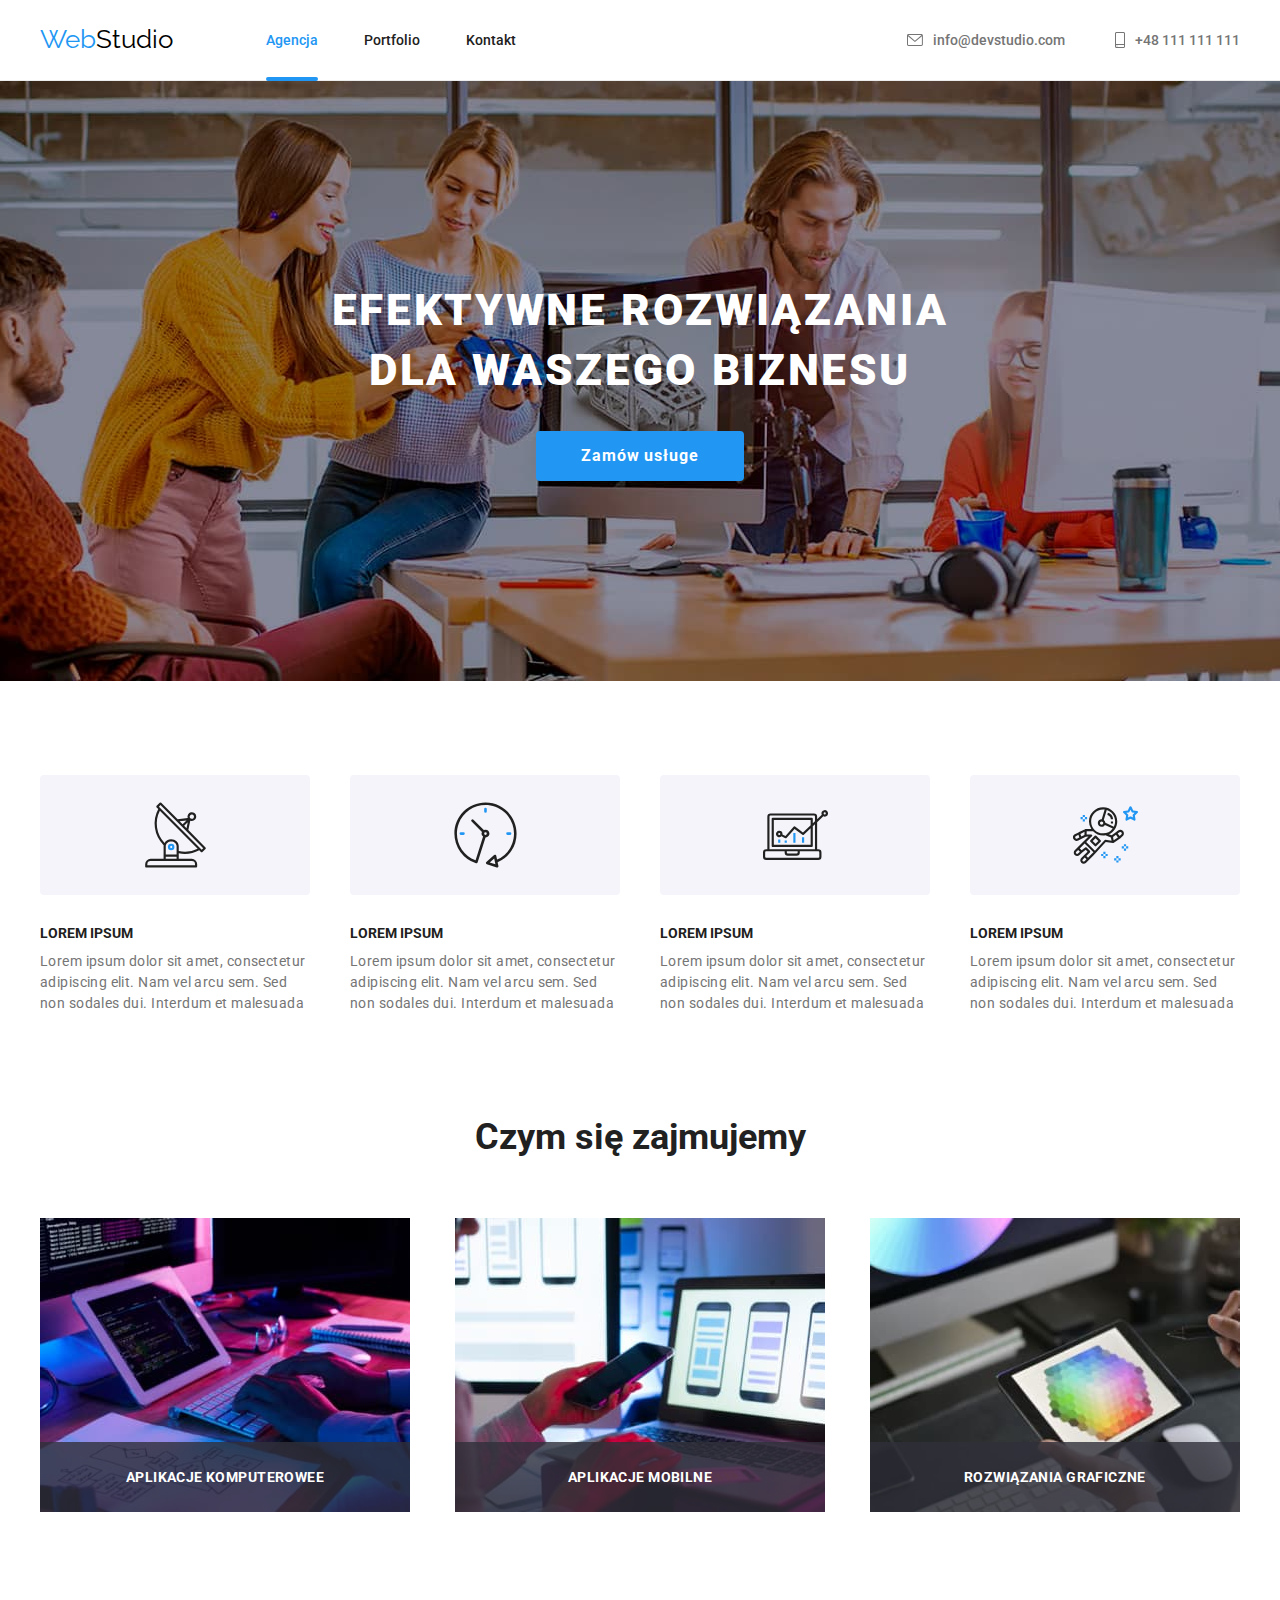
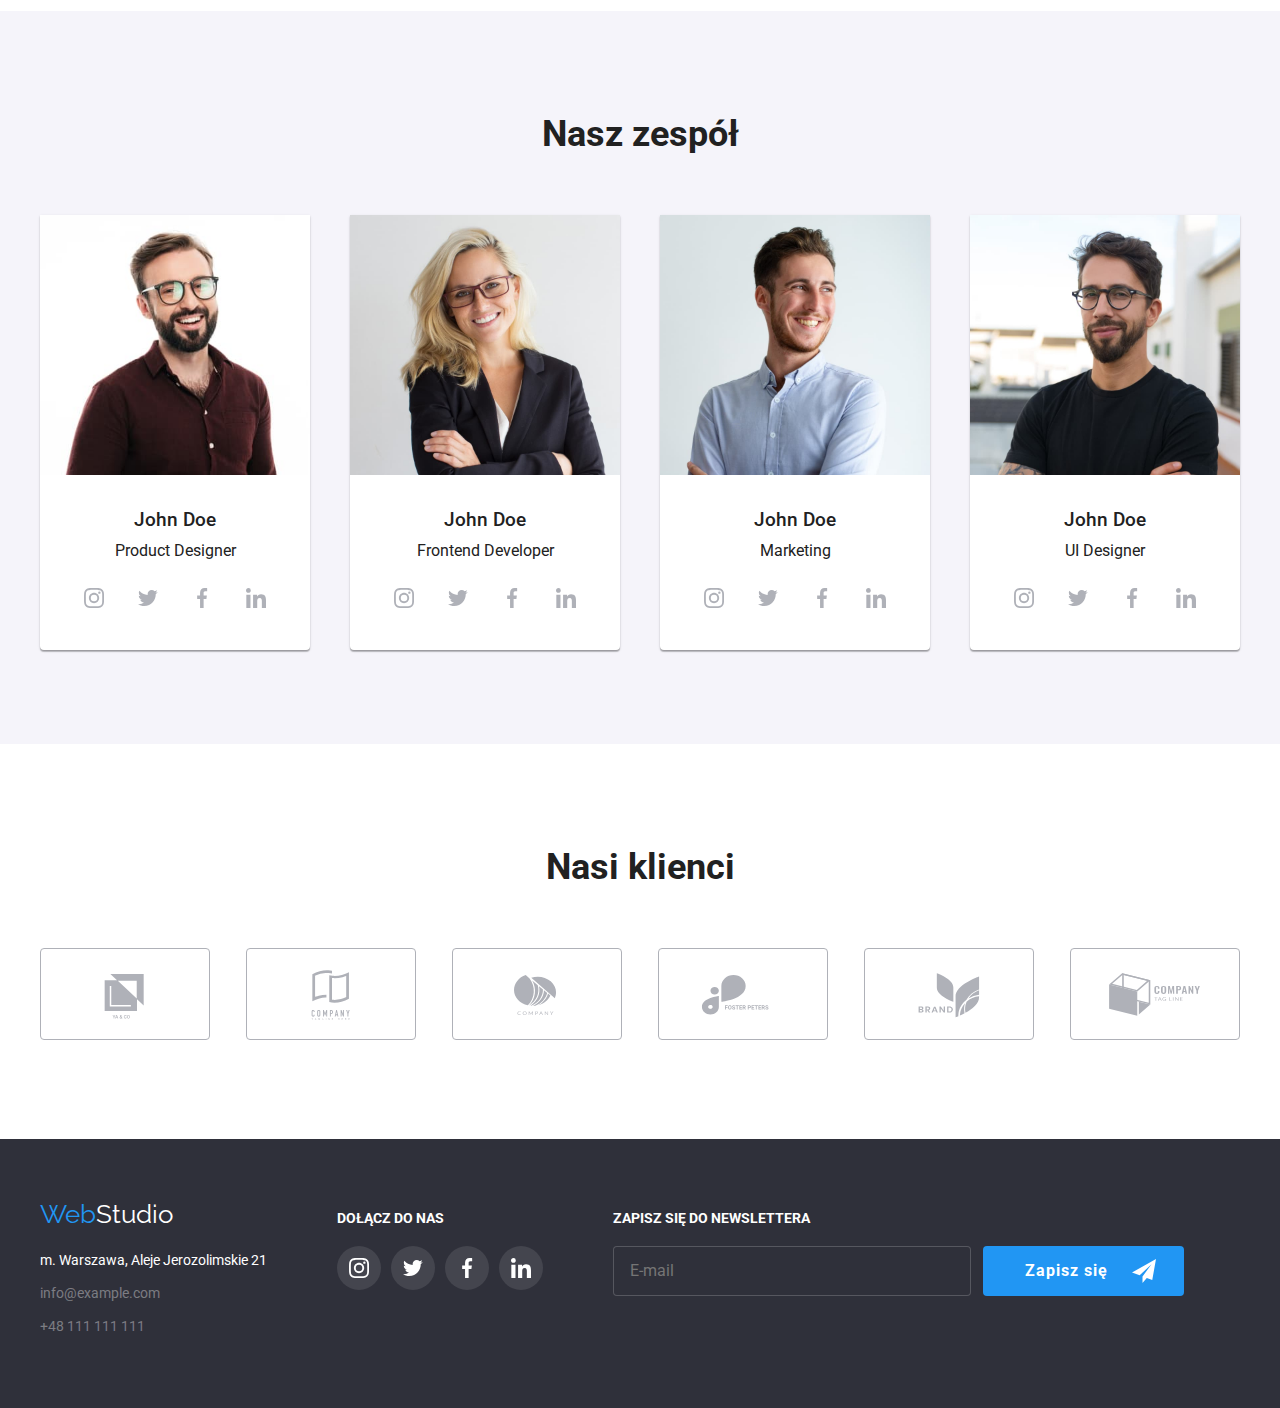
<file: index.html>
<!DOCTYPE html>
<html lang="en">
  <head>
    <meta charset="UTF-8" />
    <meta http-equiv="X-UA-Compatible" content="IE=edge" />
    <meta name="viewport" content="width=device-width, initial-scale=1.0" />
    <title>WebStudio</title>
    <link rel="stylesheet" href="css/normalize-minified.css" />
    <link rel="preconnect" href="https://fonts.googleapis.com" />
    <link rel="preconnect" href="https://fonts.gstatic.com" crossorigin />
    <link
      href="https://fonts.googleapis.com/css2?family=Raleway:wght@700&family=Roboto:wght@400;500;700;900&display=swap"
      rel="stylesheet"
    />
    <link rel="stylesheet" href="css/styles.css" />
  </head>
  <body>
    <header class="border-header">
      <div class="container link-navigation">
        <nav class="link-navigation">
          <a class="logo" href="index.html">Web<span class="logo-span-dark">Studio</span></a>
          <ul class="link-navigation navigation-list">
            <li class="is-activ"><a class="navigation" href="index.html">Agencja</a></li>
            <li><a class="navigation" href="portfolio.html">Portfolio</a></li>
            <li><a class="navigation" href="">Kontakt</a></li>
          </ul>
        </nav>
        <ul class="link-navigation contact-list">
          <li>
            <a class="contact-details" href="mailto:info@devstudio.com"
              ><svg width="16" height="12" class="icon-1">
                <use href="images/icons.svg#icon-envelope"></use>
              </svg>
              info@devstudio.com</a
            >
          </li>
          <li>
            <a class="contact-details" href="tel:+48111111111"
              ><svg width="10" height="16" class="icon-1">
                <use href="images/icons.svg#icon-smartphone"></use>
              </svg>
              +48 111 111 111</a
            >
          </li>
        </ul>
      </div>
    </header>
    <main>
      <section class="background-dark section background-heading-pirmary">
        <div class="container">
          <h1 class="heading-pirmary">Efektywne rozwiązania dla waszego biznesu</h1>
          <button data-modal-open class="order-service" type="button">Zamów usługe</button>
        </div>
      </section>
      <section class="section section-lorem">
        <div class="container container-text-start">
          <ul class="lorem-ipsum-list">
            <li>
              <div class="icon-lorem">
                <svg width="65" height="70">
                  <use href="images/icons.svg#icon-antenna-1"></use>
                </svg>
              </div>
              <h4 class="heading-lorem-ipsum">Lorem ipsum</h4>
              <p class="paragraph-lorem-ipsum">
                Lorem ipsum dolor sit amet, consectetur adipiscing elit. Nam vel arcu sem. Sed non
                sodales dui. Interdum et malesuada
              </p>
            </li>
            <li>
              <div class="icon-lorem">
                <svg width="65" height="70">
                  <use href="images/icons.svg#icon-clock-1"></use>
                </svg>
              </div>
              <h4 class="heading-lorem-ipsum">Lorem ipsum</h4>
              <p class="paragraph-lorem-ipsum">
                Lorem ipsum dolor sit amet, consectetur adipiscing elit. Nam vel arcu sem. Sed non
                sodales dui. Interdum et malesuada
              </p>
            </li>
            <li>
              <div class="icon-lorem">
                <svg width="65" height="70">
                  <use href="images/icons.svg#icon-diagram-1"></use>
                </svg>
              </div>
              <h4 class="heading-lorem-ipsum">Lorem ipsum</h4>
              <p class="paragraph-lorem-ipsum">
                Lorem ipsum dolor sit amet, consectetur adipiscing elit. Nam vel arcu sem. Sed non
                sodales dui. Interdum et malesuada
              </p>
            </li>
            <li>
              <div class="icon-lorem">
                <svg width="65" height="70">
                  <use href="images/icons.svg#icon-astronaut-1"></use>
                </svg>
              </div>
              <h4 class="heading-lorem-ipsum">Lorem ipsum</h4>
              <p class="paragraph-lorem-ipsum">
                Lorem ipsum dolor sit amet, consectetur adipiscing elit. Nam vel arcu sem. Sed non
                sodales dui. Interdum et malesuada
              </p>
            </li>
          </ul>
        </div>
      </section>
      <section class="section">
        <div class="container">
          <h2 class="content-headers">Czym się zajmujemy</h2>
          <ul class="what-we-do-list">
            <li>
              <figure class="img-with-title">
                <img src="images/img1-1.jpg" width="370" height="294" alt="programming" />
                <figcaption class="img-title">Aplikacje komputerowee</figcaption>
              </figure>
            </li>
            <li>
              <figure class="img-with-title">
                <img
                  src="images//img1-2.jpg"
                  width="370"
                  height="294"
                  alt="creating mobile applications"
                />
                <figcaption class="img-title">Aplikacje mobilne</figcaption>
              </figure>
            </li>
            <li>
              <figure class="img-with-title">
                <img src="images/img1-3.jpg" width="370" height="294" alt="design" />
                <figcaption class="img-title">Rozwiązania graficzne</figcaption>
              </figure>
            </li>
          </ul>
        </div>
      </section>
      <section class="section background-light">
        <div class="container">
          <h2 class="content-headers">Nasz zespół</h2>
          <ul class="our-team-list">
            <li class="background-our-team">
              <img
                src="images/img1-4.jpg"
                width="270"
                height="260"
                alt="photo of Product Designer"
              />
              <h3 class="team">John Doe</h3>
              <p class="workplace">Product Designer</p>
              <ul class="icon-team-primary">
                <li class="icon-team-secondary">
                  <svg width="20" height="20">
                    <use href="images/icons.svg#icon-instagram-2"></use>
                  </svg>
                </li>
                <li class="icon-team-secondary">
                  <svg width="20" height="20">
                    <use href="images/icons.svg#icon-Group-1"></use>
                  </svg>
                </li>
                <li class="icon-team-secondary">
                  <svg width="20" height="20">
                    <use href="images/icons.svg#icon-facebook-1"></use>
                  </svg>
                </li>
                <li class="icon-team-secondary">
                  <svg width="20" height="20">
                    <use href="images/icons.svg#icon-linkedin-1"></use>
                  </svg>
                </li>
              </ul>
            </li>
            <li class="background-our-team">
              <img
                src="images/img1-5.jpg"
                width="270"
                height="260"
                alt="photo of Frontend Developer"
              />
              <h3 class="team">John Doe</h3>
              <p class="workplace">Frontend Developer</p>
              <ul class="icon-team-primary">
                <li class="icon-team-secondary">
                  <svg width="20" height="20">
                    <use href="images/icons.svg#icon-instagram-2"></use>
                  </svg>
                </li>
                <li class="icon-team-secondary">
                  <svg width="20" height="20">
                    <use href="images/icons.svg#icon-Group-1"></use>
                  </svg>
                </li>
                <li class="icon-team-secondary">
                  <svg width="20" height="20">
                    <use href="images/icons.svg#icon-facebook-1"></use>
                  </svg>
                </li>
                <li class="icon-team-secondary">
                  <svg width="20" height="20">
                    <use href="images/icons.svg#icon-linkedin-1"></use>
                  </svg>
                </li>
              </ul>
            </li>
            <li class="background-our-team">
              <img src="images/img1-6.jpg" width="270" height="260" alt="photo of Marketing" />
              <h3 class="team">John Doe</h3>
              <p class="workplace">Marketing</p>
              <ul class="icon-team-primary">
                <li class="icon-team-secondary">
                  <svg width="20" height="20">
                    <use href="images/icons.svg#icon-instagram-2"></use>
                  </svg>
                </li>
                <li class="icon-team-secondary">
                  <svg width="20" height="20">
                    <use href="images/icons.svg#icon-Group-1"></use>
                  </svg>
                </li>
                <li class="icon-team-secondary">
                  <svg width="20" height="20">
                    <use href="images/icons.svg#icon-facebook-1"></use>
                  </svg>
                </li>
                <li class="icon-team-secondary">
                  <svg width="20" height="20">
                    <use href="images/icons.svg#icon-linkedin-1"></use>
                  </svg>
                </li>
              </ul>
            </li>
            <li class="background-our-team">
              <img src="images/img1-7.jpg" width="270" height="260" alt="photo of UI Designer" />
              <h3 class="team">John Doe</h3>
              <p class="workplace">UI Designer</p>
              <ul class="icon-team-primary">
                <li class="icon-team-secondary">
                  <svg width="20" height="20">
                    <use href="images/icons.svg#icon-instagram-2"></use>
                  </svg>
                </li>
                <li class="icon-team-secondary">
                  <svg width="20" height="20">
                    <use href="images/icons.svg#icon-Group-1"></use>
                  </svg>
                </li>
                <li class="icon-team-secondary">
                  <svg width="20" height="20">
                    <use href="images/icons.svg#icon-facebook-1"></use>
                  </svg>
                </li>
                <li class="icon-team-secondary">
                  <svg width="20" height="20">
                    <use href="images/icons.svg#icon-linkedin-1"></use>
                  </svg>
                </li>
              </ul>
            </li>
          </ul>
        </div>
      </section>
      <section class="section">
        <div class="container">
          <h2 class="content-headers">Nasi klienci</h2>
          <ul class="what-we-do-list">
            <li>
              <svg class="icon-customers" width="106" height="60">
                <use href="images/icons.svg#icon-Logo"></use>
              </svg>
            </li>
            <li>
              <svg class="icon-customers" width="106" height="60">
                <use href="images/icons.svg#icon-Logo-1"></use>
              </svg>
            </li>
            <li>
              <svg class="icon-customers" width="106" height="60">
                <use href="images/icons.svg#icon-Logo-2"></use>
              </svg>
            </li>
            <li>
              <svg class="icon-customers" width="106" height="60">
                <use href="images/icons.svg#icon-Logo-3"></use>
              </svg>
            </li>
            <li>
              <svg class="icon-customers" width="106" height="60">
                <use href="images/icons.svg#icon-Logo-4"></use>
              </svg>
            </li>
            <li>
              <svg class="icon-customers" width="106" height="60">
                <use href="images/icons.svg#icon-Logo-5"></use>
              </svg>
            </li>
          </ul>
        </div>
      </section>
    </main>
    <footer class="background-dark footer-padding">
      <div class="container container-text-start footer-list">
        <div>
          <ul>
            <li>
              <a class="logo-footer" href="index.html"
                >Web<span class="logo-span-light">Studio</span></a
              >
            </li>
            <li>
              <address>
                <ul>
                  <li class="location">m. Warszawa, Aleje Jerozolimskie 21</li>
                  <li class="location">
                    <a class="contact-details-secondary" href="mailto:info@example.com"
                      >info@example.com</a
                    >
                  </li>
                  <li class="location">
                    <a class="contact-details-secondary" href="tel:+48111111111">+48 111 111 111</a>
                  </li>
                </ul>
              </address>
            </li>
          </ul>
        </div>
        <div>
          <h4 class="heading-join-us">Dołącz do nas</h4>
          <ul class="icon-footer-primary">
            <li class="icon-footer-secondary">
              <svg class="icon-footer" width="20" height="20">
                <use href="images/icons.svg#icon-instagram-2"></use>
              </svg>
            </li>
            <li class="icon-footer-secondary">
              <svg class="icon-footer" width="20" height="20">
                <use href="images/icons.svg#icon-Group-1"></use>
              </svg>
            </li>
            <li class="icon-footer-secondary">
              <svg class="icon-footer" width="20" height="20">
                <use href="images/icons.svg#icon-facebook-1"></use>
              </svg>
            </li>
            <li class="icon-footer-secondary">
              <svg class="icon-footer" width="20" height="20">
                <use href="images/icons.svg#icon-linkedin-1"></use>
              </svg>
            </li>
          </ul>
        </div>
        <div>
          <h4 class="heading-join-us">Zapisz się do newslettera</h4>
          <form class="form-newsletter" name="newsletter" autocomplete="on" novalidate>
            <label
              ><input class="input-newsletter" type="email" name="email" placeholder="E-mail"
            /></label>
            <button class="button-newsletter" type="submit">
              Zapisz się<svg class="icon-button-newsletter" width="24" height="24">
                <use href="images/icons.svg#icon-icon-send"></use>
              </svg>
            </button>
          </form>
        </div>
      </div>
    </footer>
    <div class="backdrop is-hidden" data-modal>
      <div class="modal">
        <button data-modal-close class="button-modal-close">
          <svg width="11" height="11">
            <use href="images/icons.svg#icon-Vector"></use>
          </svg>
        </button>
        <div class="questionnaire">
          <h3 class="questionnaire-center">Zostaw swoje dane w formularzu poniżej</h3>
          <form name="questionnaire" autocomplete="off" novalidate>
            <label class="questionnaire-label"
              >Imie <input class="questionnaire-input" type="text" name="user-name" />
              <svg class="icon-questionnaire" width="18" height="18">
                <use href="images/icons.svg#icon-person-black-18dp-1"></use>
              </svg>
            </label>
            <label class="questionnaire-label"
              >Telefon <input class="questionnaire-input" type="tel" name="phone_number" />
              <svg class="icon-questionnaire" width="18" height="18">
                <use href="images/icons.svg#icon-phone-black-18dp-1"></use>
              </svg>
            </label>
            <label class="questionnaire-label"
              >Email <input class="questionnaire-input" type="email" name="email" />
              <svg class="icon-questionnaire" width="18" height="18">
                <use href="images/icons.svg#icon-email-black-18dp-1"></use>
              </svg>
            </label>
            <label class="questionnaire-label"
              >Komentarz<textarea
                class="comment"
                name="comment"
                rows="7"
                placeholder="Wprowadź tekst"
              ></textarea>
            </label>
            <input id="modal-checkbox" type="checkbox" class="checkbox-appearance" />
            <label for="modal-checkbox" class="checkbox-label">
              <span class="text-checkbox">
                Oświadczam iż akceptuję <a class="checkbox-modal" href="">Regulamin</a> i
                <a class="checkbox-modal" href="">Politykę Prywatności.</a>
              </span>
            </label>
            <div class="questionnaire-center">
              <button class="button-questionnaire" type="submit">Wyślij</button>
            </div>
          </form>
        </div>
      </div>
    </div>
    <script src="./js/modal.js"></script>
  </body>
</html>
<focus-visible></focus-visible>
</file>
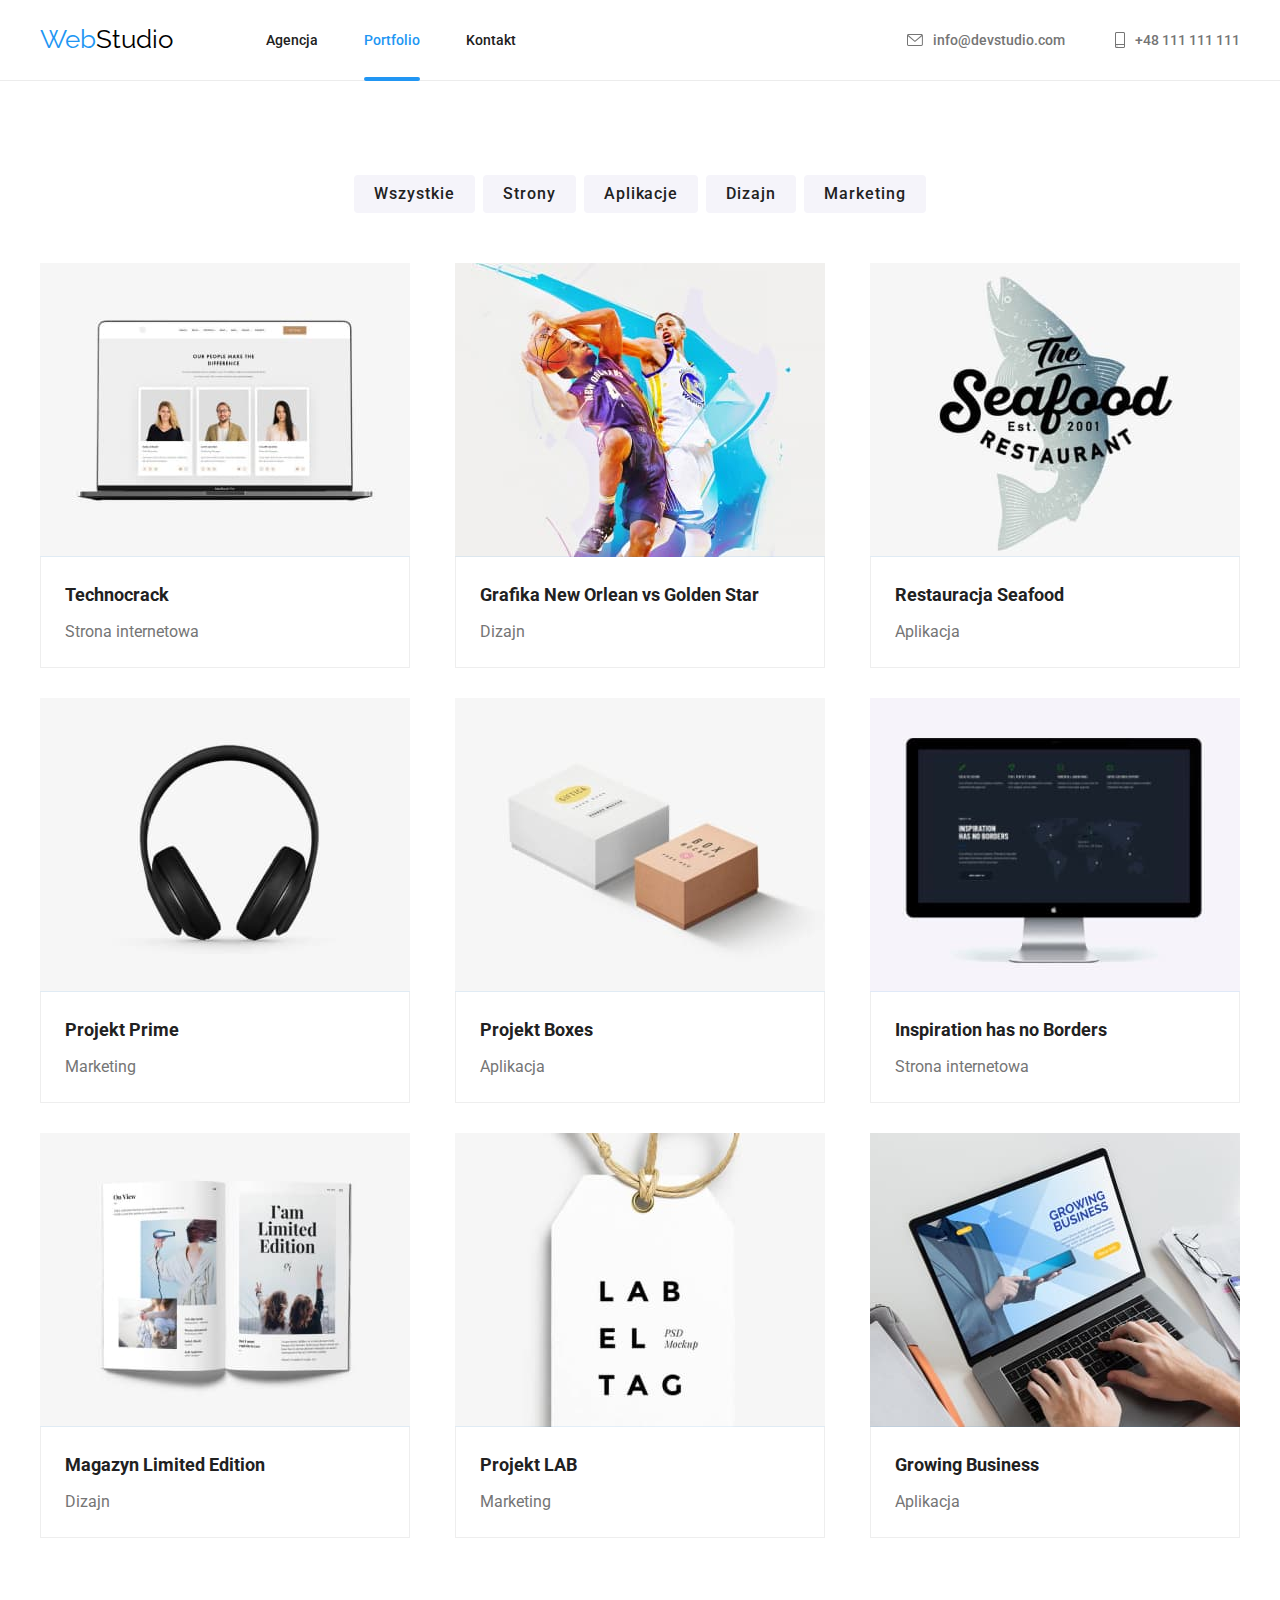
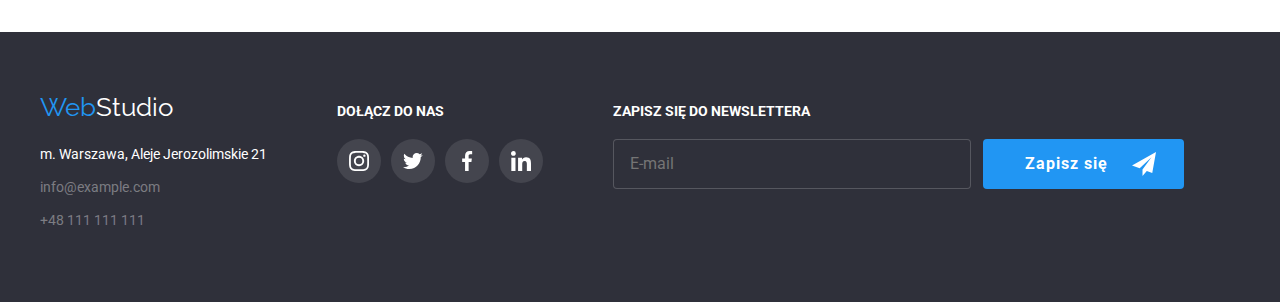
<file: portfolio.html>
<!DOCTYPE html>
<html lang="en">
  <head>
    <meta charset="UTF-8" />
    <meta http-equiv="X-UA-Compatible" content="IE=edge" />
    <meta name="viewport" content="width=device-width, initial-scale=1.0" />
    <title>WebStudio</title>
    <link rel="stylesheet" href="css/normalize-minified.css" />
    <link rel="preconnect" href="https://fonts.googleapis.com" />
    <link rel="preconnect" href="https://fonts.gstatic.com" crossorigin />
    <link
      href="https://fonts.googleapis.com/css2?family=Raleway:wght@700&family=Roboto:wght@400;500;700;900&display=swap"
      rel="stylesheet"
    />
    <link rel="stylesheet" href="css/styles.css" />
  </head>
  <body>
    <header class="border-header">
      <div class="container link-navigation">
        <nav class="link-navigation">
          <a class="logo" href="index.html">Web<span class="logo-span-dark">Studio</span></a>
          <ul class="link-navigation navigation-list">
            <li><a class="navigation" href="index.html">Agencja</a></li>
            <li class="is-activ"><a class="navigation" href="portfolio.html">Portfolio</a></li>
            <li><a class="navigation" href="">Kontakt</a></li>
          </ul>
        </nav>
        <ul class="link-navigation contact-list">
          <li>
            <a class="contact-details" href="mailto:info@devstudio.com"
              ><svg width="16" height="12" class="icon-1">
                <use href="images/icons.svg#icon-envelope"></use>
              </svg>
              info@devstudio.com</a
            >
          </li>
          <li>
            <a class="contact-details" href="tel:+48111111111"
              ><svg width="10" height="16" class="icon-1">
                <use href="images/icons.svg#icon-smartphone"></use>
              </svg>
              +48 111 111 111</a
            >
          </li>
        </ul>
      </div>
    </header>
    <main>
      <section class="section">
        <div class="container container-text-start">
          <ul class="page-filter-list">
            <li><button class="page-filter" type="button">Wszystkie</button></li>
            <li><button class="page-filter" type="button">Strony</button></li>
            <li><button class="page-filter" type="button">Aplikacje</button></li>
            <li><button class="page-filter" type="button">Dizajn</button></li>
            <li><button class="page-filter" type="button">Marketing</button></li>
          </ul>
          <ul class="portfolio-list">
            <li class="portfolio-shadow">
              <div class="portfolio-shadow-hint">
                <p class="hint-content-portfolio">
                  Technocrack jest popularną platformą wykorzystywaną do rozpowszechniania
                  koronawirusa. Firmy wykorzystują tę platformę do celów szpiegowskich i ataków na
                  niezabezpieczone serwery konkurencji
                </p>
                <img
                  class="img-portfolio"
                  src="images/img2-1.jpg"
                  width="370"
                  height="294"
                  alt="photo of website"
                />
              </div>
              <h3 class="heading-portfolio">Technocrack</h3>
              <p class="paragraph-portfolio">Strona internetowa</p>
            </li>
            <li class="portfolio-shadow">
              <div class="portfolio-shadow-hint">
                <p class="hint-content-portfolio">
                  Technocrack jest popularną platformą wykorzystywaną do rozpowszechniania
                  koronawirusa. Firmy wykorzystują tę platformę do celów szpiegowskich i ataków na
                  niezabezpieczone serwery konkurencji
                </p>
                <img
                  class="img-portfolio"
                  src="images/img2-2.jpg"
                  width="370"
                  height="294"
                  alt="photo two basketball players"
                />
              </div>
              <h3 class="heading-portfolio">Grafika New Orlean vs Golden Star</h3>
              <p class="paragraph-portfolio">Dizajn</p>
            </li>
            <li class="portfolio-shadow">
              <div class="portfolio-shadow-hint">
                <p class="hint-content-portfolio">
                  Technocrack jest popularną platformą wykorzystywaną do rozpowszechniania
                  koronawirusa. Firmy wykorzystują tę platformę do celów szpiegowskich i ataków na
                  niezabezpieczone serwery konkurencji
                </p>
                <img
                  class="img-portfolio"
                  src="images/img2-3.jpg"
                  width="370"
                  height="294"
                  alt="restaurant signboard with the fish"
                />
              </div>

              <h3 class="heading-portfolio">Restauracja Seafood</h3>
              <p class="paragraph-portfolio">Aplikacja</p>
            </li>
            <li class="portfolio-shadow">
              <div class="portfolio-shadow-hint">
                <p class="hint-content-portfolio">
                  Technocrack jest popularną platformą wykorzystywaną do rozpowszechniania
                  koronawirusa. Firmy wykorzystują tę platformę do celów szpiegowskich i ataków na
                  niezabezpieczone serwery konkurencji
                </p>
                <img
                  class="img-portfolio"
                  src="images/img2-4.jpg"
                  width="370"
                  height="294"
                  alt="photo of headphones"
                />
              </div>
              <h3 class="heading-portfolio">Projekt Prime</h3>
              <p class="paragraph-portfolio">Marketing</p>
            </li>
            <li class="portfolio-shadow">
              <div class="portfolio-shadow-hint">
                <p class="hint-content-portfolio">
                  Technocrack jest popularną platformą wykorzystywaną do rozpowszechniania
                  koronawirusa. Firmy wykorzystują tę platformę do celów szpiegowskich i ataków na
                  niezabezpieczone serwery konkurencji
                </p>
                <img
                  class="img-portfolio"
                  src="images/img2-5.jpg"
                  width="370"
                  height="294"
                  alt="photo of two boxes"
                />
              </div>
              <h3 class="heading-portfolio">Projekt Boxes</h3>
              <p class="paragraph-portfolio">Aplikacja</p>
            </li>
            <li class="portfolio-shadow">
              <div class="portfolio-shadow-hint">
                <p class="hint-content-portfolio">
                  Technocrack jest popularną platformą wykorzystywaną do rozpowszechniania
                  koronawirusa. Firmy wykorzystują tę platformę do celów szpiegowskich i ataków na
                  niezabezpieczone serwery konkurencji
                </p>
                <img
                  class="img-portfolio"
                  src="images/img2-6.jpg"
                  width="370"
                  height="294"
                  alt="photo of website"
                />
              </div>
              <h3 class="heading-portfolio">Inspiration has no Borders</h3>
              <p class="paragraph-portfolio">Strona internetowa</p>
            </li>
            <li class="portfolio-shadow">
              <div class="portfolio-shadow-hint">
                <p class="hint-content-portfolio">
                  Technocrack jest popularną platformą wykorzystywaną do rozpowszechniania
                  koronawirusa. Firmy wykorzystują tę platformę do celów szpiegowskich i ataków na
                  niezabezpieczone serwery konkurencji
                </p>
                <img
                  class="img-portfolio"
                  src="images/img2-7.jpg"
                  width="370"
                  height="294"
                  alt="photo of magazine"
                />
              </div>
              <h3 class="heading-portfolio">Magazyn Limited Edition</h3>
              <p class="paragraph-portfolio">Dizajn</p>
            </li>
            <li class="portfolio-shadow">
              <div class="portfolio-shadow-hint">
                <p class="hint-content-portfolio">
                  Technocrack jest popularną platformą wykorzystywaną do rozpowszechniania
                  koronawirusa. Firmy wykorzystują tę platformę do celów szpiegowskich i ataków na
                  niezabezpieczone serwery konkurencji
                </p>
                <img
                  class="img-portfolio"
                  src="images/img2-8.jpg"
                  width="370"
                  height="294"
                  alt="photo of Label tag"
                />
              </div>
              <h3 class="heading-portfolio">Projekt LAB</h3>
              <p class="paragraph-portfolio">Marketing</p>
            </li>
            <li class="portfolio-shadow">
              <div class="portfolio-shadow-hint">
                <p class="hint-content-portfolio">
                  Technocrack jest popularną platformą wykorzystywaną do rozpowszechniania
                  koronawirusa. Firmy wykorzystują tę platformę do celów szpiegowskich i ataków na
                  niezabezpieczone serwery konkurencji
                </p>
                <img
                  class="img-portfolio"
                  src="images/img2-9.jpg"
                  width="370"
                  height="294"
                  alt="photo work at the computer"
                />
              </div>
              <h3 class="heading-portfolio">Growing Business</h3>
              <p class="paragraph-portfolio">Aplikacja</p>
            </li>
          </ul>
        </div>
      </section>
    </main>
    <footer class="background-dark footer-padding">
      <div class="container container-text-start footer-list">
        <div>
          <ul>
            <li>
              <a class="logo-footer" href="index.html"
                >Web<span class="logo-span-light">Studio</span></a
              >
            </li>
            <li>
              <address>
                <ul>
                  <li class="location">m. Warszawa, Aleje Jerozolimskie 21</li>
                  <li class="location">
                    <a class="contact-details-secondary" href="mailto:info@example.com"
                      >info@example.com</a
                    >
                  </li>
                  <li class="location">
                    <a class="contact-details-secondary" href="tel:+48111111111">+48 111 111 111</a>
                  </li>
                </ul>
              </address>
            </li>
          </ul>
        </div>
        <div>
          <h4 class="heading-join-us">Dołącz do nas</h4>
          <ul class="icon-footer-primary">
            <li class="icon-footer-secondary">
              <svg class="icon-footer" width="20" height="20">
                <use href="images/icons.svg#icon-instagram-2"></use>
              </svg>
            </li>
            <li class="icon-footer-secondary">
              <svg class="icon-footer" width="20" height="20">
                <use href="images/icons.svg#icon-Group-1"></use>
              </svg>
            </li>
            <li class="icon-footer-secondary">
              <svg class="icon-footer" width="20" height="20">
                <use href="images/icons.svg#icon-facebook-1"></use>
              </svg>
            </li>
            <li class="icon-footer-secondary">
              <svg class="icon-footer" width="20" height="20">
                <use href="images/icons.svg#icon-linkedin-1"></use>
              </svg>
            </li>
          </ul>
        </div>
        <div>
          <h4 class="heading-join-us">Zapisz się do newslettera</h4>
          <form class="form-newsletter" name="newsletter" autocomplete="on" novalidate>
            <label
              ><input class="input-newsletter" type="email" name="email" placeholder="E-mail"
            /></label>
            <button class="button-newsletter" type="submit">
              Zapisz się<svg class="icon-button-newsletter" width="24" height="24">
                <use href="images/icons.svg#icon-icon-send"></use>
              </svg>
            </button>
          </form>
        </div>
      </div>
    </footer>
  </body>
</html>
</file>
<file: css/styles.css>
:root {
  --color-text-primary: #212121;
  --color-text-secondary: #757575;
  --color-logo: #2196f3;
  --color-logo-dark: #000000;
  --color-logo-light: #ffffff; /* text on a dark background */
  --color-contact-light: #ffffff60;
  --font-family-primary: 'Roboto', sans-serif;
  --font-family-secondary: 'Raleway', sans-serif;
  --background-color-primary-light: #ffffff;
  --background-color-secondary-light: #f5f4fa;
  --background-color-primary-dark: #2f303a;
  --border-header-color: #ececec;
  --border-portfolio-color: #eeeeee;
  --icons-color: #afb1b8;
}
* {
  margin: 0;
}
ul {
  list-style: none;
  padding: 0;
}
li {
  padding-left: 0;
}
a {
  text-decoration: none;
}
button {
  cursor: pointer;
}
body {
  color: var(--color-text-primary);
  font-family: var(--font-family-primary);
}
.section {
  padding: 94px 0;
}
.section-lorem {
  padding-bottom: 0;
}
.container {
  max-width: 1200px;
  width: 100%;
  margin: 0 auto;
  text-align: center;
}
.border-header {
  border-bottom: 1px solid var(--border-header-color);
}
.link-navigation {
  display: flex;
  align-items: center;
  justify-content: space-between;
}
.background-dark {
  background-color: var(--background-color-primary-dark);
}
.background-heading-pirmary {
  padding: 200px 0;
  background-image: url(../images/img4-1.jpg);
  background-repeat: no-repeat;
  background-position: 50% 50%;
  background-color: rgba(47, 48, 58, 0.4);
}
.background-light {
  background-color: var(--background-color-secondary-light);
}
.background-our-team {
  background-color: var(--background-color-primary-light);
  box-shadow: 0px 1px 3px rgba(0, 0, 0, 0.12), 0px 1px 1px rgba(0, 0, 0, 0.14),
    0px 2px 1px rgba(0, 0, 0, 0.2);
  border-radius: 0px 0px 4px 4px;
}
.logo,
.logo-footer {
  font-family: var(--font-family-secondary);
  color: var(--color-logo);
  font-size: 26px;
  line-height: 1.19;
}
.logo {
  padding: 24px 93px 25px 0;
}
.logo-footer {
  display: inline-block;
  padding-bottom: 20px;
}
.logo-span-dark {
  color: var(--color-logo-dark);
}
.navigation,
.contact-details {
  color: inherit;
  font-weight: 500;
  font-size: 14px;
  line-height: 1.142s;
}
.is-activ {
  position: relative;
  color: var(--color-logo);
}
.is-activ .navigation::after {
  content: '';
  border: 2px solid var(--color-logo);
  border-radius: 2px;
  color: var(--color-logo);
  position: absolute;
  left: 0;
  right: 0;
  bottom: -32px;
}
.contact-details {
  display: flex;
  align-items: center;
  color: var(--color-text-secondary);
  fill: var(--color-text-secondary);
}
.icon-1 {
  margin-right: 10px;
}
.navigation-list {
  column-gap: 46px;
}
.contact-list {
  column-gap: 50px;
}
.navigation:hover,
.navigation:focus,
.contact-details:hover,
.contact-details:focus,
.contact-details-secondary:hover,
.contact-details-secondary:focus {
  color: var(--color-logo);
  fill: var(--color-logo);
  transition: color 250ms cubic-bezier(0.4, 0, 0.2, 1), fill 250ms cubic-bezier(0.4, 0, 0.2, 1);
}
.heading-pirmary {
  color: var(--color-logo-light);
  font-weight: 900;
  font-size: 44px;
  line-height: 1.363;
  text-transform: uppercase;
  width: 696px;
  margin: 0 auto;
  padding-bottom: 30px;
  letter-spacing: 0.06em;
}
.order-service,
.page-filter,
.button-newsletter,
.button-questionnaire {
  color: var(--color-logo-light);
  font-family: inherit;
  font-weight: 700;
  background-color: var(--color-logo);
  border: none;

  border-radius: 4px;
  letter-spacing: 0.06em;
  padding: 16px 45px;
}
.page-filter {
  color: var(--color-text-primary);
  font-weight: 500;
  line-height: 1.625;
  background-color: var(--background-color-secondary-light);
  padding: 6px 20px;
}
.page-filter:hover,
.page-filter:focus {
  color: var(--color-logo-light);
  background-color: var(--color-logo);
  box-shadow: 0px 4px 4px rgba(0, 0, 0, 0.15);
  transition: border-color 250ms cubic-bezier(0.4, 0, 0.2, 1),
    fill 250ms cubic-bezier(0.4, 0, 0.2, 1), box-shadow 250ms cubic-bezier(0.4, 0, 0.2, 1);
}
.container-text-start {
  text-align: start;
}
.lorem-ipsum-list,
.what-we-do-list,
.our-team-list,
.portfolio-list {
  display: flex;
  gap: 30px;
  justify-content: space-between;
}
.portfolio-list {
  flex-wrap: wrap;
}
.portfolio-shadow-hint {
  position: relative;
  overflow: hidden;
}
.hint-content-portfolio {
  position: absolute;
  color: var(--color-logo-light);
  font-size: 18px;
  line-height: 1.555;
  letter-spacing: 0.03em;
  background-color: rgba(33, 150, 243, 0.9);
  padding: 49px 45px 49px 24px;

  transform: translateY(100%);
  transition-property: transform;
  transition-duration: 250ms;
  transition-timing-function: cubic-bezier(0.4, 0, 0.2, 1);
}
.portfolio-shadow:hover .hint-content-portfolio,
.portfolio-shadow:focus .hint-content-portfolio {
  transform: translateY(0);
}
.portfolio-shadow:hover,
.portfolio-shadow:focus {
  box-shadow: 0px 1px 1px rgba(0, 0, 0, 0.12), 0px 4px 4px rgba(0, 0, 0, 0.06),
    1px 4px 6px rgba(0, 0, 0, 0.16);
  transition: box-shadow 250ms cubic-bezier(0.4, 0, 0.2, 1);
}
.img-with-title {
  position: relative;
  display: inline-flex;
}
.img-title {
  position: absolute;
  left: 0;
  right: 0;
  bottom: 0;
  padding-top: 27px;
  padding-bottom: 27px;
  background: rgba(47, 48, 58, 0.8);
  color: var(--color-logo-light);
  font-size: 14px;
  font-weight: 700;
  line-height: 1.143;
  letter-spacing: 0.03em;
  text-align: center;
  text-transform: uppercase;
}
.icon-lorem {
  display: flex;
  justify-content: center;
  align-items: center;
  width: 270px;
  height: 120px;
  margin-bottom: 30px;
  background-color: var(--background-color-secondary-light);
  border-radius: 4px;
}
.heading-lorem-ipsum,
.heading-join-us {
  font-weight: 700;
  font-size: 14px;
  line-height: 1.142;
  padding-bottom: 10px;
  text-transform: uppercase;
}
.heading-join-us {
  color: var(--color-logo-light);
  padding-bottom: 20px;
}
.paragraph-lorem-ipsum {
  color: var(--color-text-secondary);
  font-size: 14px;
  line-height: 1.5;
  width: 270px;
  letter-spacing: 0.03em;
}
.content-headers {
  font-weight: 700;
  font-size: 36px;
  line-height: 1.666;
  padding-bottom: 50px;
}
.team,
.workplace {
  line-height: 1.1875;
}
.team {
  font-weight: 500;
  padding: 30px 0 10px;
}
.workplace {
  padding-bottom: 16px;
}
.icon-team-primary,
.icon-footer-primary {
  display: flex;
  justify-content: center;
  align-items: center;
  gap: 10px;
  padding-bottom: 30px;
}
.icon-team-secondary,
.icon-footer-secondary {
  padding-top: 12px;
  width: 44px;
  height: 44px;
  fill: var(--icons-color);
  border-radius: 50%;
  cursor: pointer;
}
.icon-team-secondary:hover,
.icon-team-secondary:focus {
  background-color: var(--color-logo);
  fill: var(--background-color-primary-light);
  transition: border-color 250ms cubic-bezier(0.4, 0, 0.2, 1),
    fill 250ms cubic-bezier(0.4, 0, 0.2, 1);
}
.icon-customers {
  fill: var(--icons-color);
  padding-top: 17.71px;
  padding-bottom: 14.25px;
  width: 170px;
  height: 92px;
  border: 1px solid var(--icons-color);
  border-radius: 4px;
  cursor: pointer;
}
.icon-customers:hover,
.icon-customers:focus {
  fill: var(--color-logo);
  border-color: var(--color-logo);
  transition: border-color 250ms cubic-bezier(0.4, 0, 0.2, 1),
    fill 250ms cubic-bezier(0.4, 0, 0.2, 1);
}
.page-filter-list {
  display: flex;
  justify-content: center;
  column-gap: 8px;
  padding-bottom: 50px;
}
.img-portfolio {
  display: block;
}

.heading-portfolio {
  font-size: 18px;
  line-height: 2;
  padding: 20px 24px 4px 24px;
  border-left: 1px solid var(--border-portfolio-color);
  border-right: 1px solid var(--border-portfolio-color);
}
.paragraph-portfolio {
  color: var(--color-text-secondary);
  line-height: 1.875;
  padding: 0 24px 20px 24px;
  border: 1px solid var(--border-portfolio-color);
  border-top: none;
}
.logo-span-light {
  color: var(--color-logo-light);
}
.footer-padding {
  padding: 60px 0;
  display: flex;
}
.footer-list {
  display: flex;
  gap: 70px;
  align-items: baseline;
}
.location,
.contact-details-secondary {
  color: var(--color-logo-light);
  font-size: 14px;
  line-height: 1.714;
  font-style: normal;
  padding-bottom: 9px;
}
.contact-details-secondary {
  color: var(--color-contact-light);
}
.icon-footer-secondary {
  background-color: rgba(255, 255, 255, 0.1);
}
.icon-footer-secondary:hover,
.icon-footer-secondary:focus {
  background-color: var(--color-logo);
  transition: border-color 250ms cubic-bezier(0.4, 0, 0.2, 1);
}
.icon-footer {
  fill: var(--color-logo-light);
  margin-left: 12px;
}
.form-newsletter {
  display: flex;
  justify-content: center;
  align-items: center;
  gap: 12px;
}
.input-newsletter {
  color: var(--color-contact-light);
  width: 358px;
  background-color: var(--background-color-primary-dark);
  border: 1px solid #ffffff30;

  border-radius: 4px;
  padding: 15px 0 15px 16px;
}
.button-newsletter {
  display: flex;
  align-items: center;
  gap: 24px;
  padding: 13px 28px 13px 42px;
}
.icon-button-newsletter {
  fill: var(--color-logo-light);
}

/* modal window */
.backdrop {
  position: fixed;
  top: 0;
  left: 0;
  width: 100%;
  height: 100%;
  background-color: rgba(0, 0, 0, 0.2);
  z-index: 1;
  display: flex;
  justify-content: center;
  align-items: center;
  transition: visibility 3000ms linear, opacity 3000ms linear;
}
.modal {
  position: absolute;
  width: 528px;
  height: 581px;
  margin: auto;
  background-color: var(--background-color-primary-light);
  box-shadow: 0px 1px 3px rgba(0, 0, 0, 0.12), 0px 1px 1px rgba(0, 0, 0, 0.14),
    0px 2px 1px rgba(0, 0, 0, 0.2);
  border-radius: 4px;
  text-align: right;
  z-index: 2;

  transition: transform 3000ms linear;
  transform: scale(1);
  /* animation-name: animate50;animation-duration: 3000ms;animation-timing-function: linear; */
}
.is-hidden .modal {
  transform: scale(0);
}
.is-hidden {
  pointer-events: none;
  visibility: hidden;
  opacity: 0;
}
.button-modal-close {
  width: 30px;
  height: 30px;
  border: 1px solid #00000010;
  border-radius: 50%;
  background-color: var(--background-color-primary-light);
  margin-top: 8px;
  margin-right: 8px;
}
/* @keyframes animate50 {0% {transform: scale(0.5);}100% {transform: scale(1);}} */
.questionnaire {
  display: flex;
  flex-direction: column;
  padding: 2px 40px 40px 40px;
}
.questionnaire-center {
  display: flex;
  justify-content: center;
  margin-bottom: 12px;
}
.questionnaire-input,
.comment {
  border: 1px solid rgba(33, 33, 33, 0.2);
  width: 100%;
  border-radius: 4px;
  padding: 12px 0 12px 42px;
}
.comment:focus,
.questionnaire-input:focus {
  border-color: var(--color-logo);
  transition: border-color 250ms cubic-bezier(0.4, 0, 0.2, 1);
}

.questionnaire-input:focus-visible,
.comment:focus-visible {
  outline: none;
}
.questionnaire-label {
  position: relative;
  display: flex;
  flex-direction: column;
  font-size: 12px;
  line-height: 1.166;
  letter-spacing: 0.01em;
  color: var(--color-text-secondary);
  align-items: start;
  gap: 4px;
  margin-bottom: 10px;
}
.icon-questionnaire {
  position: absolute;
  left: 12px;
  bottom: 11px;
}
.questionnaire-input:focus + .icon-questionnaire {
  fill: var(--color-logo);
  transition: fill 250ms cubic-bezier(0.4, 0, 0.2, 1);
}
.comment {
  resize: none;
  padding: 12px 16px;
  width: 100%;
}
.checkbox-appearance {
  appearance: none;
  position: absolute;
}
.checkbox-label {
  position: relative;
  cursor: pointer;

  font-size: 14px;
  line-height: 1.714;
  letter-spacing: 0.03em;
  color: var(--color-text-secondary);
  display: flex;
  justify-content: flex-start;
  align-items: center;
  padding-left: 14px;
  gap: 7px;
  margin-bottom: 30px;
  padding-top: 10px;
}
.checkbox-label::before {
  content: '';
  width: 16px;
  height: 15px;
  background-image: url("data:image/svg+xml;charset=UTF-8,%3csvg width='16' height='15' viewBox='0 0 16 15' fill='none' xmlns='http://www.w3.org/2000/svg'%3e%3cpath id='Vector' d='M14.2222 1.66667V13.3333H1.77778V1.66667H14.2222ZM14.2222 0H1.77778C0.8 0 0 0.75 0 1.66667V13.3333C0 14.25 0.8 15 1.77778 15H14.2222C15.2 15 16 14.25 16 13.3333V1.66667C16 0.75 15.2 0 14.2222 0Z' fill='%23212121'/%3e%3c/svg%3e");
}
.checkbox-appearance:checked + .checkbox-label::before {
  background-image: url("data:image/svg+xml;charset=UTF-8,%3csvg width='16' height='15' viewBox='0 0 16 15' fill='none' xmlns='http://www.w3.org/2000/svg'%3e%3cg id='icon check'%3e%3crect id='Rectangle 11' width='16' height='15' rx='2' fill='%232196F3'/%3e%3cpath id='Vector' d='M3.95703 7.75166L3.88825 7.68604L3.81923 7.75141L2.93123 8.59258L2.85486 8.66492L2.93097 8.73753L6.42671 12.0724L6.49574 12.1382L6.56476 12.0724L14.069 4.91352L14.1449 4.84116L14.069 4.76881L13.1873 3.92764L13.1183 3.86183L13.0493 3.92761L6.49577 10.1735L3.95703 7.75166Z' fill='white' stroke='white' stroke-width='0.2'/%3e%3c/g%3e%3c/svg%3e ");
  background-position: center;
  border: none;
}
.text-checkbox {
  cursor: default;
}
.checkbox-modal {
  color: var(--color-logo);
  text-decoration: underline;
}
.button-questionnaire {
  box-shadow: 0px 4px 4px rgba(0, 0, 0, 0.15);
  padding: 16px 76px;
  align-self: center;
}
</file>
